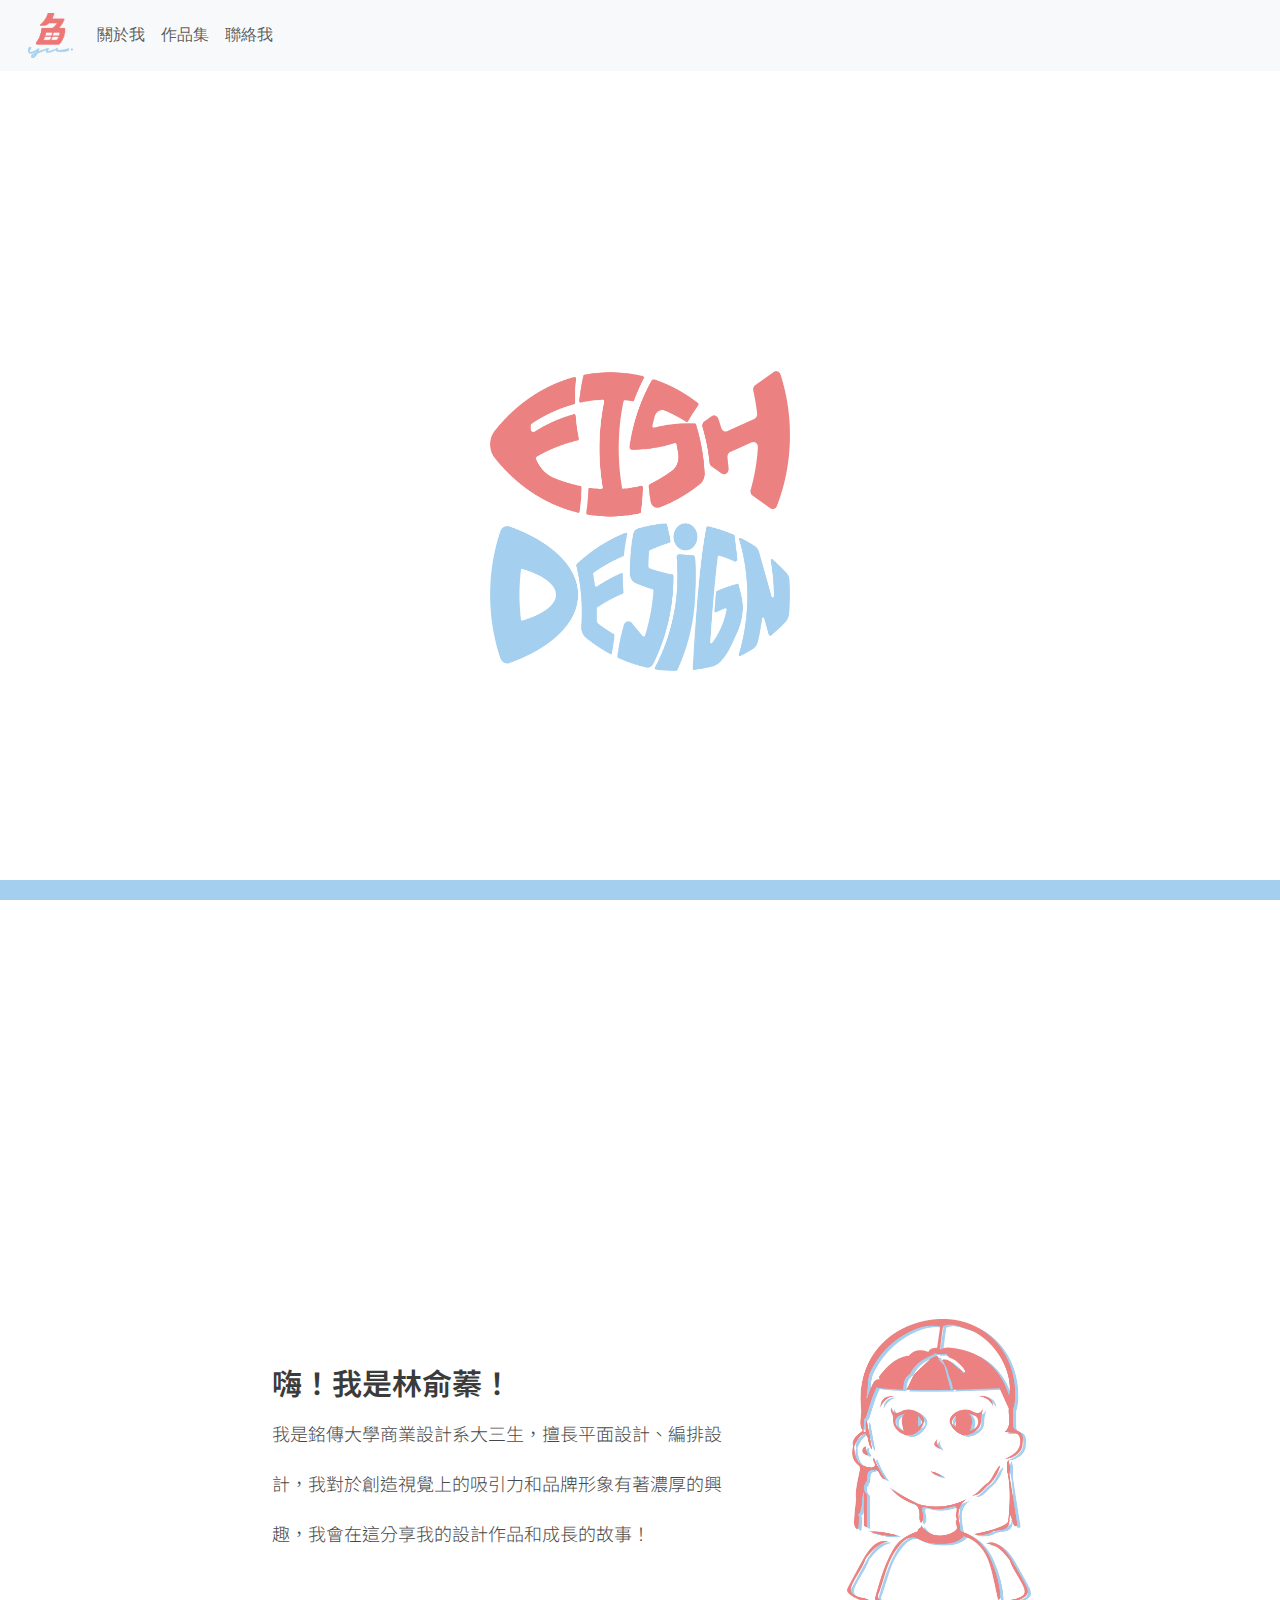
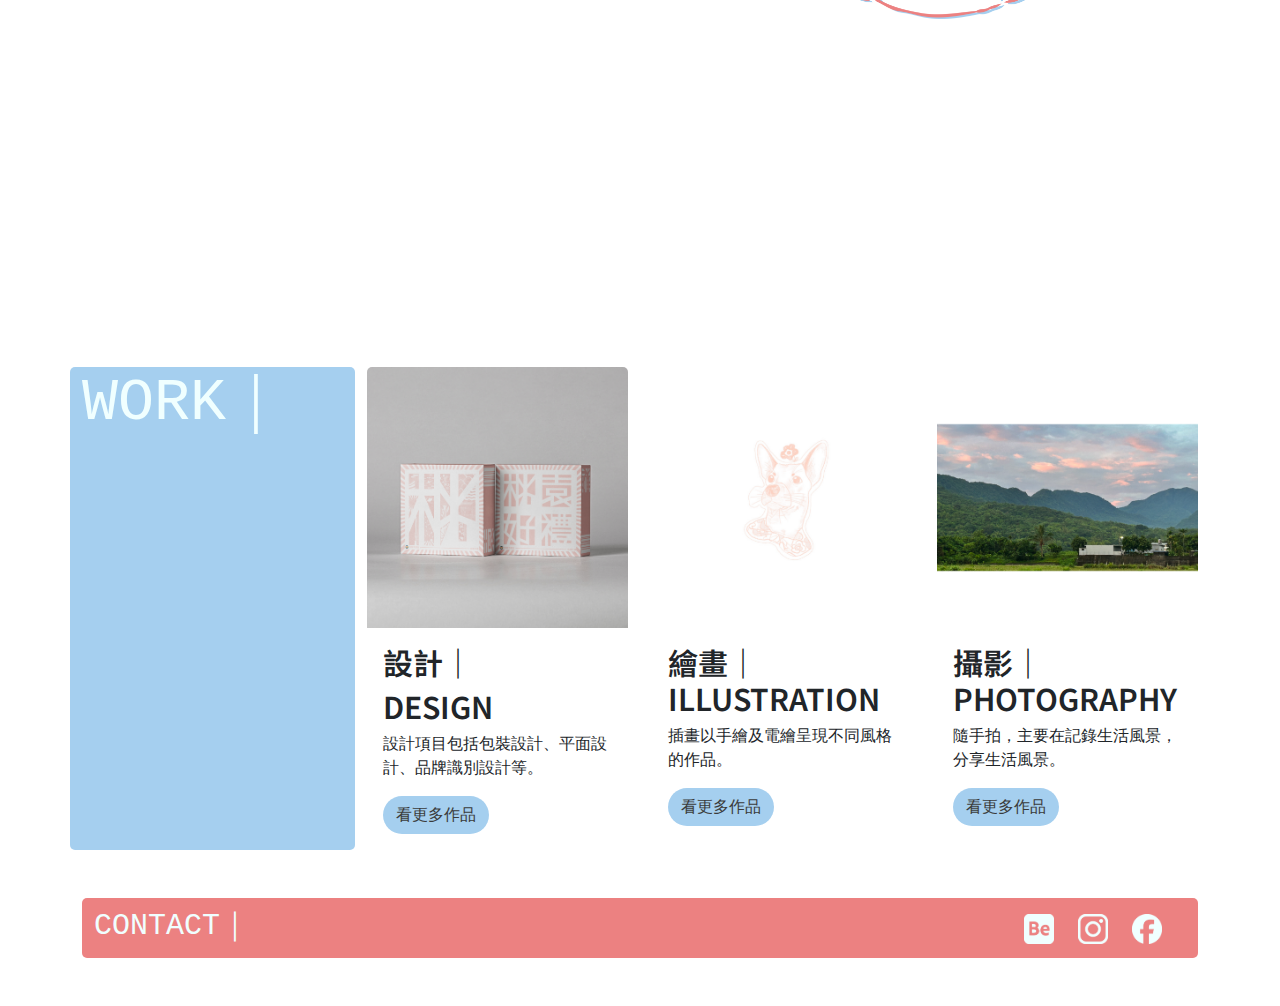
<file: index.html>
<!doctype html>
<html lang="TW">

<head>
    <meta charset="utf-8">
    <meta name="viewport" content="width=device-width, initial-scale=1">
    <title>YU DESIGN</title>
    <link rel="preconnect" href="https://fonts.googleapis.com">
    <link rel="preconnect" href="https://fonts.gstatic.com" crossorigin>
    <link href="https://fonts.googleapis.com/css2?family=Kiwi+Maru&family=Noto+Sans+TC:wght@100..900&display=swap" rel="stylesheet">
    <link rel="icon" href="favicon.ico.png">
    <link href="https://cdn.jsdelivr.net/npm/bootstrap@5.3.3/dist/css/bootstrap.min.css" rel="stylesheet"
        integrity="sha384-QWTKZyjpPEjISv5WaRU9OFeRpok6YctnYmDr5pNlyT2bRjXh0JMhjY6hW+ALEwIH" crossorigin="anonymous">
    <link rel="stylesheet" href="style.css">
</head>

<body>
    <!-- head -->
    <nav class="navbar sticky-top navbar-expand-lg bg-body-tertiary">
        <div class="container-fluid">
            <a class="navbar-brand" href="index.html">
                <img src="fish.png" alt="" width="45" height="45" class="ms-3">
            </a>
            <button class="navbar-toggler" type="button" data-bs-toggle="collapse" data-bs-target="#navbarNav"
                aria-controls="navbarNav" aria-expanded="false" aria-label="Toggle navigation">
                <span class="navbar-toggler-icon"></span>
            </button>
            <div class="collapse navbar-collapse" id="navbarNav">
                <ul class="navbar-nav">
                    <li class="nav-item">
                        <a class="nav-link" aria-current="page" href="#about-me">關於我</a>
                    </li>
                    <li class="nav-item">
                        <a class="nav-link" href="#work-card">作品集</a>
                    </li>
                    <li class="nav-item">
                        <a class="nav-link" href="#contact-me">聯絡我</a>
                    </li>
                </ul>
            </div>
        </div>
    </nav>

    <!-- cover -->
    <div id="cover" class="heroimg w-100 vh-100 d-flex justify-content-center align-items-center ">
        <img src="cover_bg.png" alt="" width="300" height="300">
    </div>

    <!-- 內容_ABOUT -->
    <div id="about-me" class="container my-5 w-100 vh-100 d-flex justify-content-center align-items-center about-bg"
        style="scroll-margin-top: 0vh;" style="height: 100%;">
        <div class="row">
            <div class="col-sm-2"></div>
            <div class="col-sm-5 d-flex flex-column justify-content-center align-items-start">
                <h2>嗨！我是林俞蓁！</h2>
                <p>我是銘傳大學商業設計系大三生，擅長平面設計、編排設計，我對於創造視覺上的吸引力和品牌形象有著濃厚的興趣，我會在這分享我的設計作品和成長的故事！</p>
            </div>
            <div class="col-sm-2 d-flex align-items-center justify-content-end">
                <div class="image-container">
                    <img src="people.png" class="width="300" height="300"" alt="">
                </div>
            </div>
        </div>
    </div>

    <!-- 內容_WORK -->
    <div id="work-card" class="container my-5" style="scroll-margin-top: 20vh;">
        <div class="row ">
            <div class="col-md mb-5 work-bg">
                <h4>WORK｜</h4>
            </div>
            <div class="col-sm mb-5">
                <div class="card border-0">
                    <img src="Package MOCKUP.jpg" class="card-img-top" alt="...">
                    <div class="card-body">
                        <h5 class="card-title">設計｜</h5>
                        <h5 class="card-title">DESIGN</h5>
                        <p class="card-text text-a">設計項目包括包裝設計、平面設計、品牌識別設計等。</p>
                        <a href="design.html" class="btn work-btn rounded-pill">看更多作品</a>
                    </div>
                </div>
            </div>
            <div class="col-sm mb-5 ">
                <div class="card border-0">
                    <img src="illustration1.jpg" class="card-img-top" alt="...">
                    <div class="card-body ">
                        <h5 class="card-title">繪畫｜ILLUSTRATION</h5>
                        <p class="card-text text-a">插畫以手繪及電繪呈現不同風格的作品。</p>
                        <a href="illustration.html" class="btn work-btn rounded-pill">看更多作品</a>
                    </div>
                </div>
            </div>
            <div class="col-sm mb-5 ">
                <div class="card border-0">
                    <img src="photo1.jpg" class="card-img-top" alt="...">
                    <div class="card-body">
                        <h5 class="card-title">攝影｜PHOTOGRAPHY</h5>
                        <p class="card-text text-a">隨手拍，主要在記錄生活風景，分享生活風景。</p>
                        <a href="photo.html" class="btn work-btn rounded-pill">看更多作品</a>
                    </div>
                </div>
            </div>
        </div>

        <!-- 聯絡_CONTACT -->
        <div id="contact-me" class="container-fluid w-100 contact-bg">
            <div class="row">
                <div class="col-md-6">
                    <h6>CONTACT｜</h6>
                </div>
                <div class="col-sm-4"></div>
                <div class="col-sm">
                    <div class="d-flex align-items-center">
                        <div class="me-4 my-3">
                            <a href="https://www.behance.net/yulin50" target="_blank">
                                <img src="Behance-Logo.png" alt="Behance" class="contact-icon">
                            </a>
                        </div>
                        <div class="me-4 my-3">
                            <a href="https://www.instagram.com/ienvyu_zip/" target="_blank">
                                <img src="ig_logo.png" alt="Instagram" class="contact-icon">
                            </a>
                        </div>
                        <div class="me-4 my-3">
                            <a href="https://www.facebook.com/yuzhen.forest/" target="_blank">
                                <img src="facebook_logo.png" alt="Facebook" class="contact-icon">
                            </a>
                        </div>
                    </div>
                </div>
            </div>
        </div>
    




    <script src="https://cdn.jsdelivr.net/npm/bootstrap@5.3.3/dist/js/bootstrap.bundle.min.js"
        integrity="sha384-YvpcrYf0tY3lHB60NNkmXc5s9fDVZLESaAA55NDzOxhy9GkcIdslK1eN7N6jIeHz"
        crossorigin="anonymous"></script>
</body>

<footer>
  <div class="container-fluid w-100 footer-color fixed-bottom"</div>
</footer>

</html>
</file>
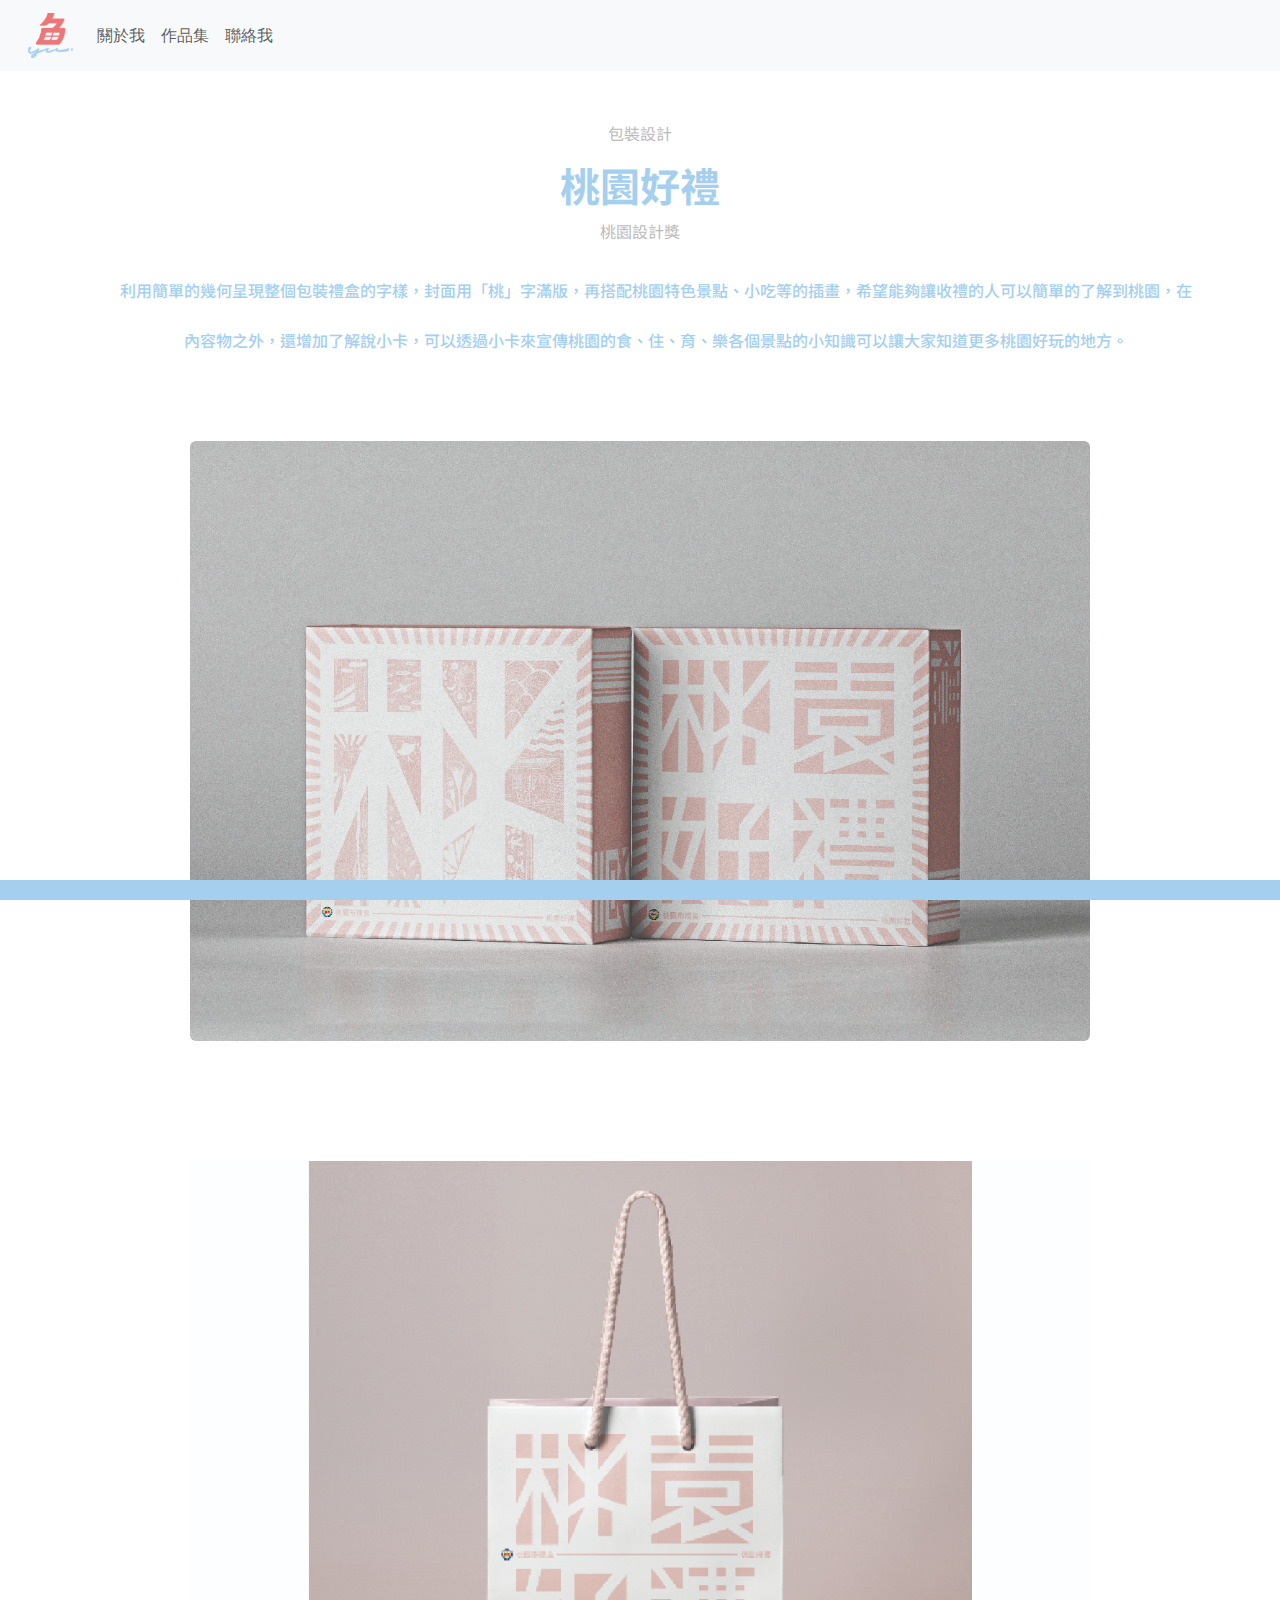
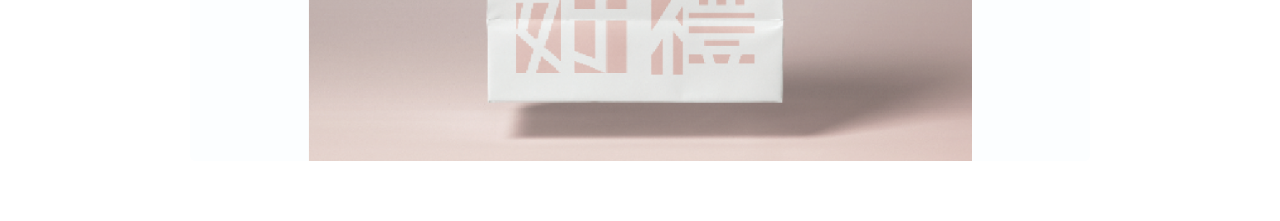
<file: design_work1.html>
<!doctype html>
<html lang="TW">

<head>
    <meta charset="utf-8">
    <meta name="viewport" content="width=device-width, initial-scale=1">
    <title>YU DESIGN</title>
    <link rel="preconnect" href="https://fonts.googleapis.com">
    <link rel="preconnect" href="https://fonts.gstatic.com" crossorigin>
    <link href="https://fonts.googleapis.com/css2?family=Kiwi+Maru&family=Noto+Sans+TC:wght@100..900&display=swap"
        rel="stylesheet">
    <link rel="icon" href="favicon.ico.png">
    <link href="https://cdn.jsdelivr.net/npm/bootstrap@5.3.3/dist/css/bootstrap.min.css" rel="stylesheet"
        integrity="sha384-QWTKZyjpPEjISv5WaRU9OFeRpok6YctnYmDr5pNlyT2bRjXh0JMhjY6hW+ALEwIH" crossorigin="anonymous">
    <link rel="stylesheet" href="design_work.css">
</head>

<body>
    <!-- head -->
    <nav class="navbar sticky-top navbar-expand-lg bg-body-tertiary">
        <div class="container-fluid">
            <a class="navbar-brand" href="index.html">
                <img src="fish.png" alt="" width="45" height="45" class="ms-3">
            </a>
            <button class="navbar-toggler" type="button" data-bs-toggle="collapse" data-bs-target="#navbarNav"
                aria-controls="navbarNav" aria-expanded="false" aria-label="Toggle navigation">
                <span class="navbar-toggler-icon"></span>
            </button>
            <div class="collapse navbar-collapse" id="navbarNav">
                <ul class="navbar-nav">
                    <li class="nav-item">
                        <a class="nav-link" aria-current="page" href="index.html#about-me">關於我</a>
                    </li>
                    <li class="nav-item">
                        <a class="nav-link" href="index.html#work-card">作品集</a>
                    </li>
                    <li class="nav-item">
                        <a class="nav-link" href="index.html#contact-me">聯絡我</a>
                    </li>
                </ul>
            </div>
        </div>
    </nav>

    <!-- work -->
    <div id="work1" class="container-sm">
        <div class="text-center">
            <p>包裝設計</p>
            <h1>桃園好禮</h1>
            <p2>桃園設計獎</p2>
            <ul>利用簡單的幾何呈現整個包裝禮盒的字樣，封面用「桃」字滿版，再搭配桃園特色景點、小吃等的插畫，希望能夠讓收禮的人可以簡單的了解到桃園，在內容物之外，還增加了解說小卡，可以透過小卡來宣傳桃園的食、住、育、樂各個景點的小知識可以讓大家知道更多桃園好玩的地方。
            </ul>
        </div>
        <div class="text-center">
            <img src="design_work_packgeTY.jpg" class="rounded img-responsive" alt="...">
            <img src="work_p_bag.jpg" class="rounded img-responsive" alt="...">
        </div>
    </div>

    <script src="https://cdn.jsdelivr.net/npm/bootstrap@5.3.3/dist/js/bootstrap.bundle.min.js"
        integrity="sha384-YvpcrYf0tY3lHB60NNkmXc5s9fDVZLESaAA55NDzOxhy9GkcIdslK1eN7N6jIeHz"
        crossorigin="anonymous"></script>
</body>



<footer>
    <div class="container-fluid w-100 footer-color fixed-bottom" </div>
</footer>

</html>
</file>
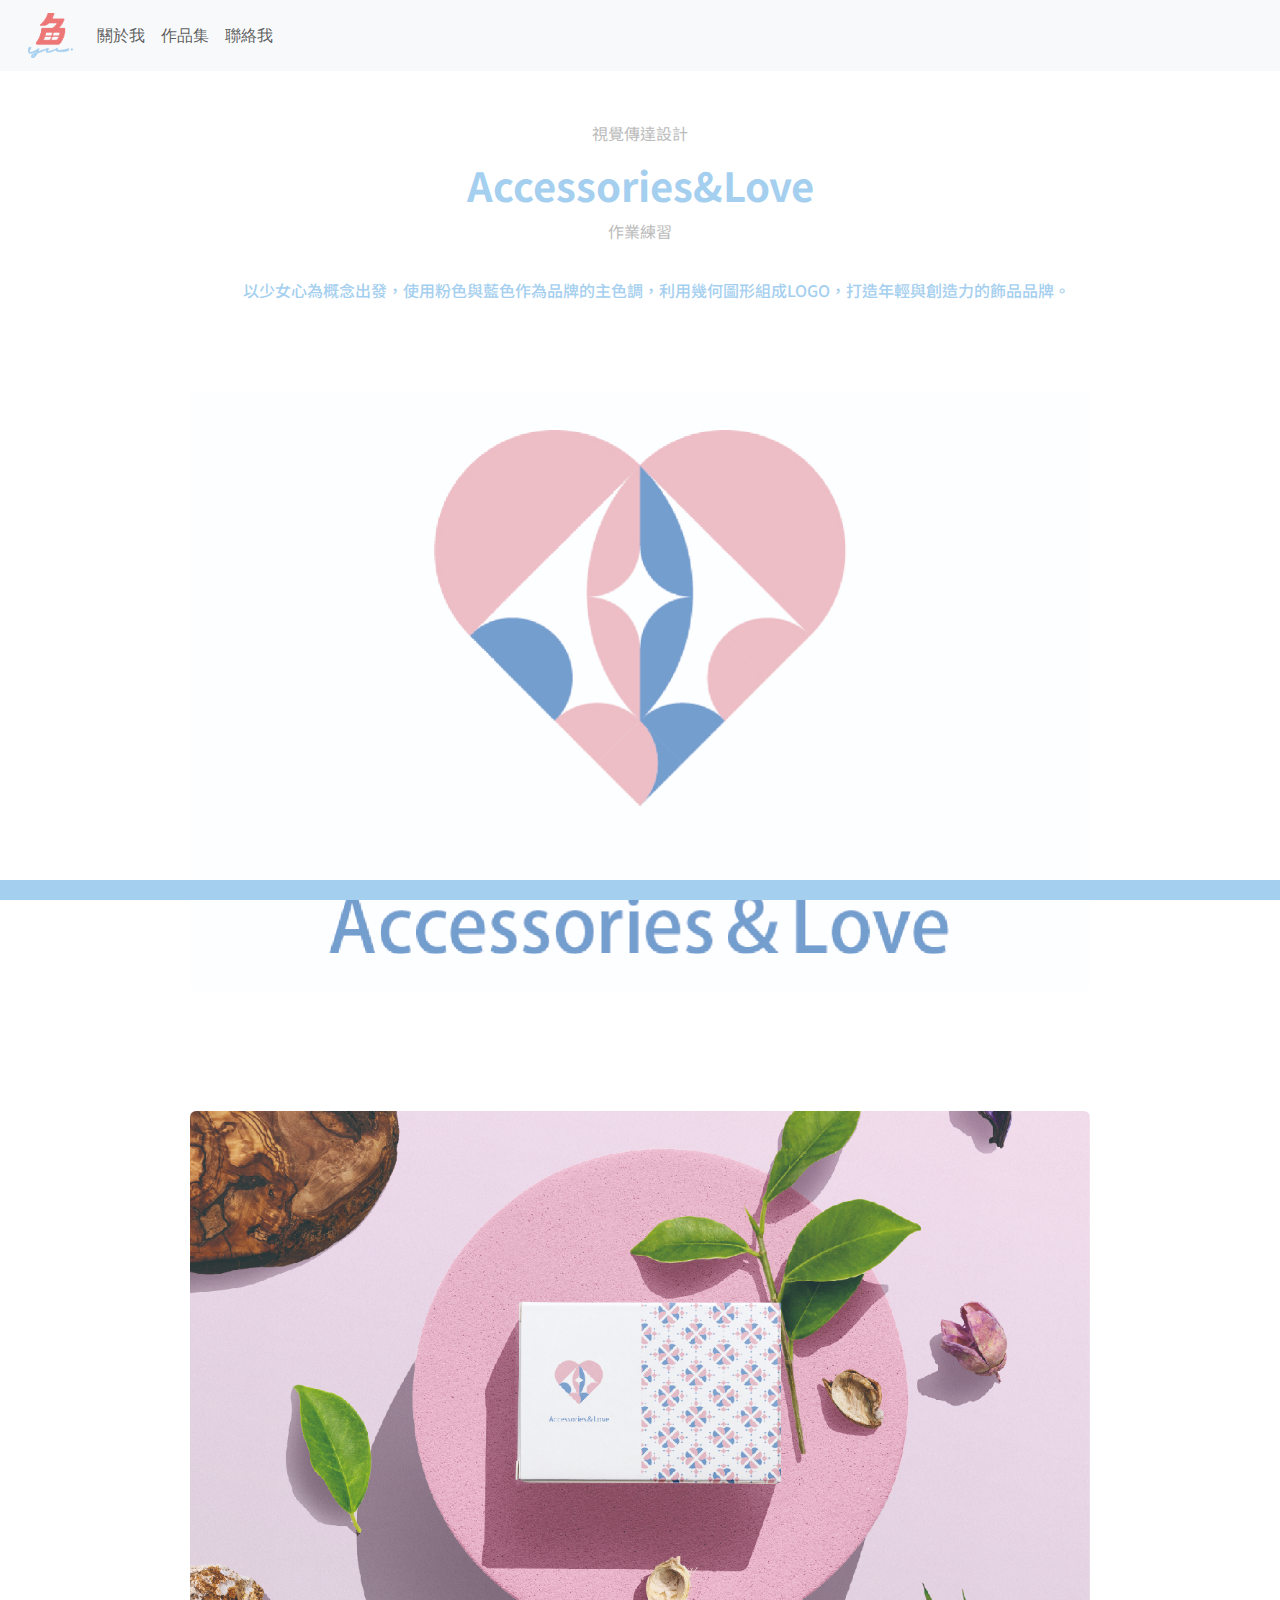
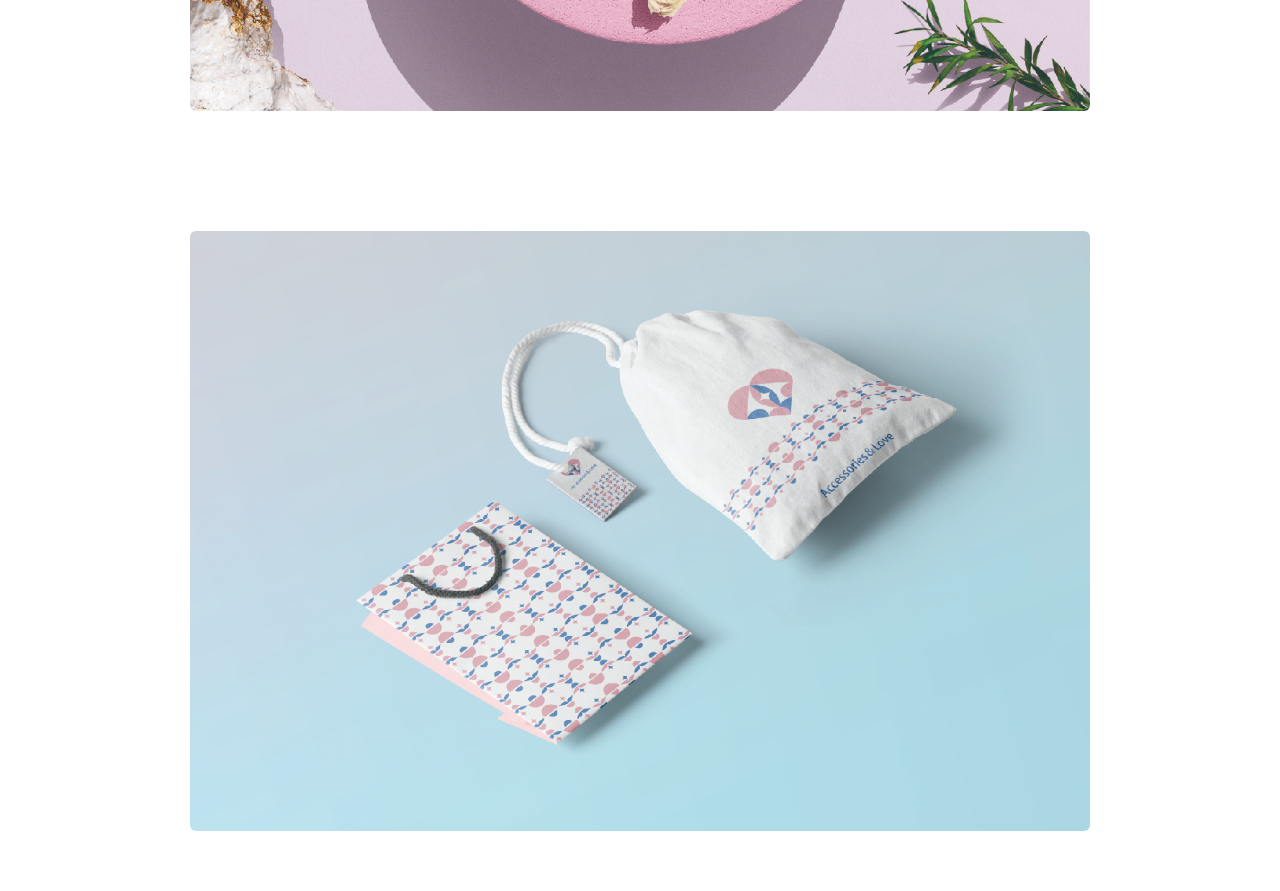
<file: design_work2.html>
<!doctype html>
<html lang="TW">

<head>
    <meta charset="utf-8">
    <meta name="viewport" content="width=device-width, initial-scale=1">
    <title>YU DESIGN</title>
    <link rel="preconnect" href="https://fonts.googleapis.com">
    <link rel="preconnect" href="https://fonts.gstatic.com" crossorigin>
    <link href="https://fonts.googleapis.com/css2?family=Kiwi+Maru&family=Noto+Sans+TC:wght@100..900&display=swap"
        rel="stylesheet">
    <link rel="icon" href="favicon.ico.png">
    <link href="https://cdn.jsdelivr.net/npm/bootstrap@5.3.3/dist/css/bootstrap.min.css" rel="stylesheet"
        integrity="sha384-QWTKZyjpPEjISv5WaRU9OFeRpok6YctnYmDr5pNlyT2bRjXh0JMhjY6hW+ALEwIH" crossorigin="anonymous">
    <link rel="stylesheet" href="design_work.css">
</head>

<body>
    <!-- head -->
    <nav class="navbar sticky-top navbar-expand-lg bg-body-tertiary">
        <div class="container-fluid">
            <a class="navbar-brand" href="index.html">
                <img src="fish.png" alt="" width="45" height="45" class="ms-3">
            </a>
            <button class="navbar-toggler" type="button" data-bs-toggle="collapse" data-bs-target="#navbarNav"
                aria-controls="navbarNav" aria-expanded="false" aria-label="Toggle navigation">
                <span class="navbar-toggler-icon"></span>
            </button>
            <div class="collapse navbar-collapse" id="navbarNav">
                <ul class="navbar-nav">
                    <li class="nav-item">
                        <a class="nav-link" aria-current="page" href="index.html#about-me">關於我</a>
                    </li>
                    <li class="nav-item">
                        <a class="nav-link" href="index.html#work-card">作品集</a>
                    </li>
                    <li class="nav-item">
                        <a class="nav-link" href="index.html#contact-me">聯絡我</a>
                    </li>
                </ul>
            </div>
        </div>
    </nav>

    <!-- work -->
    <div id="work1" class="container-sm">
        <div class="text-center">
            <p>視覺傳達設計</p>
            <h1>Accessories&Love</h1>
            <p2>作業練習</p2>
            <ul>以少女心為概念出發，使用粉色與藍色作為品牌的主色調，利用幾何圖形組成LOGO，打造年輕與創造力的飾品品牌。
            </ul>
        </div>
        <div class="text-center">
            <img src="design_A&L.jpg" class="rounded img-responsive" alt="...">
            <img src="work_a&l_2.jpg" class="rounded img-responsive" alt="...">
            <img src="work_a&l_3.jpg" class="rounded img-responsive" alt="...">
        </div>
    </div>

    <script src="https://cdn.jsdelivr.net/npm/bootstrap@5.3.3/dist/js/bootstrap.bundle.min.js"
        integrity="sha384-YvpcrYf0tY3lHB60NNkmXc5s9fDVZLESaAA55NDzOxhy9GkcIdslK1eN7N6jIeHz"
        crossorigin="anonymous"></script>
</body>



<footer>
    <div class="container-fluid w-100 footer-color fixed-bottom" </div>
</footer>

</html>
</file>
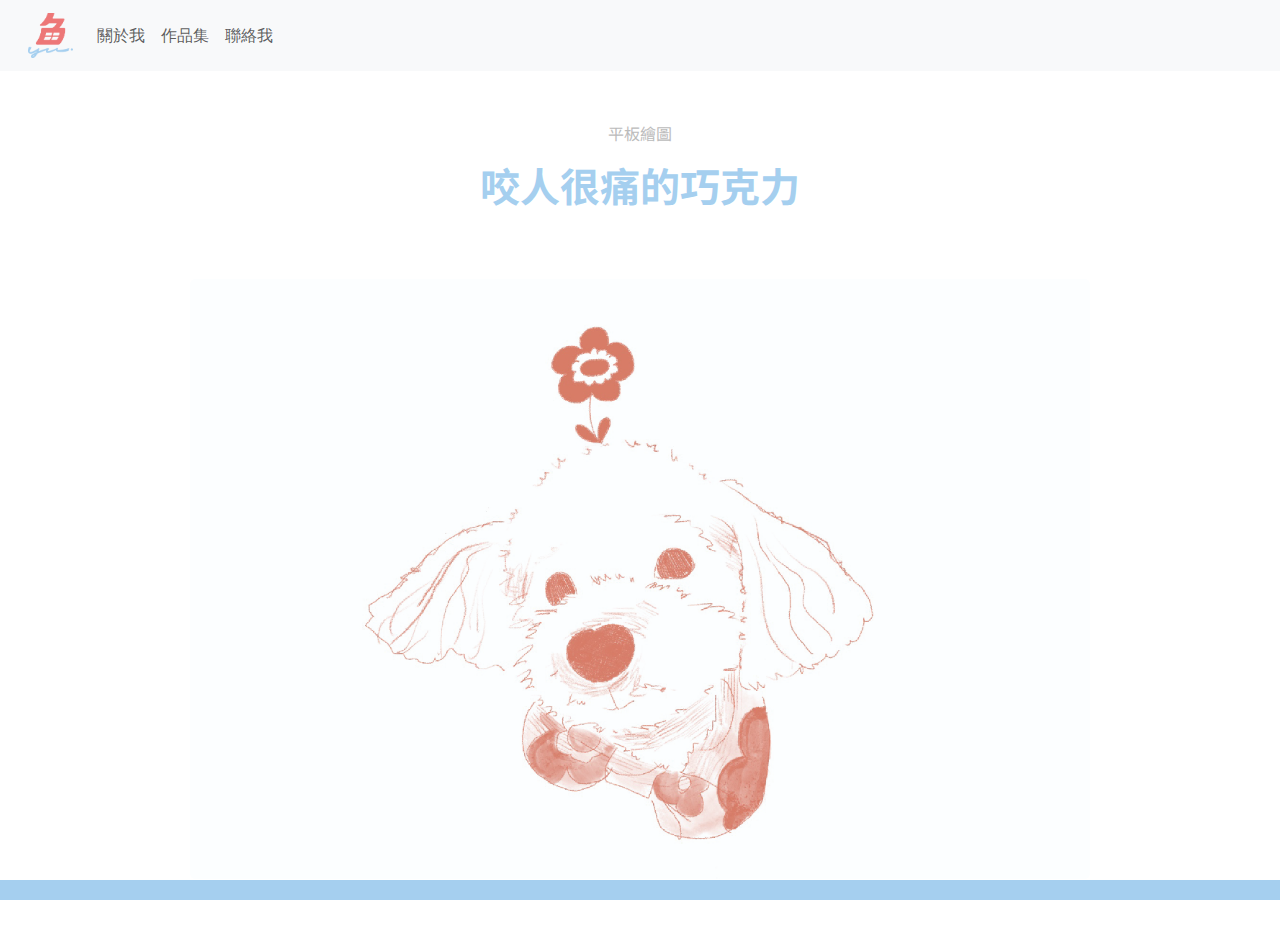
<file: illus_work.html>
<!doctype html>
<html lang="TW">

<head>
    <meta charset="utf-8">
    <meta name="viewport" content="width=device-width, initial-scale=1">
    <title>YU DESIGN</title>
    <link rel="preconnect" href="https://fonts.googleapis.com">
    <link rel="preconnect" href="https://fonts.gstatic.com" crossorigin>
    <link href="https://fonts.googleapis.com/css2?family=Kiwi+Maru&family=Noto+Sans+TC:wght@100..900&display=swap"
        rel="stylesheet">
    <link rel="icon" href="favicon.ico.png">
    <link href="https://cdn.jsdelivr.net/npm/bootstrap@5.3.3/dist/css/bootstrap.min.css" rel="stylesheet"
        integrity="sha384-QWTKZyjpPEjISv5WaRU9OFeRpok6YctnYmDr5pNlyT2bRjXh0JMhjY6hW+ALEwIH" crossorigin="anonymous">
    <link rel="stylesheet" href="design_work.css">
</head>

<body>
    <!-- head -->
    <nav class="navbar sticky-top navbar-expand-lg bg-body-tertiary">
        <div class="container-fluid">
            <a class="navbar-brand" href="index.html">
                <img src="fish.png" alt="" width="45" height="45" class="ms-3">
            </a>
            <button class="navbar-toggler" type="button" data-bs-toggle="collapse" data-bs-target="#navbarNav"
                aria-controls="navbarNav" aria-expanded="false" aria-label="Toggle navigation">
                <span class="navbar-toggler-icon"></span>
            </button>
            <div class="collapse navbar-collapse" id="navbarNav">
                <ul class="navbar-nav">
                    <li class="nav-item">
                        <a class="nav-link" aria-current="page" href="index.html#about-me">關於我</a>
                    </li>
                    <li class="nav-item">
                        <a class="nav-link" href="index.html#work-card">作品集</a>
                    </li>
                    <li class="nav-item">
                        <a class="nav-link" href="index.html#contact-me">聯絡我</a>
                    </li>
                </ul>
            </div>
        </div>
    </nav>

    <!-- work -->
    <div id="work1" class="container-md">
        <div class="text-center">
            <p>平板繪圖</p>
            <h1>咬人很痛的巧克力</h1>
            <!-- <p2>作業練習</p2>
            <ul>以少女心為概念出發，使用粉色與藍色作為品牌的主色調，利用幾何圖形組成LOGO，打造年輕與創造力的飾品品牌。
            </ul> -->
        </div>
        <div class="text-center">
            <img src="illustration_choco.jpg" class="rounded img-responsive" alt="...">
        </div>
    </div>

    <script src="https://cdn.jsdelivr.net/npm/bootstrap@5.3.3/dist/js/bootstrap.bundle.min.js"
        integrity="sha384-YvpcrYf0tY3lHB60NNkmXc5s9fDVZLESaAA55NDzOxhy9GkcIdslK1eN7N6jIeHz"
        crossorigin="anonymous"></script>
</body>



<footer>
    <div class="container-fluid w-100 footer-color fixed-bottom" </div>
</footer>

</html>
</file>
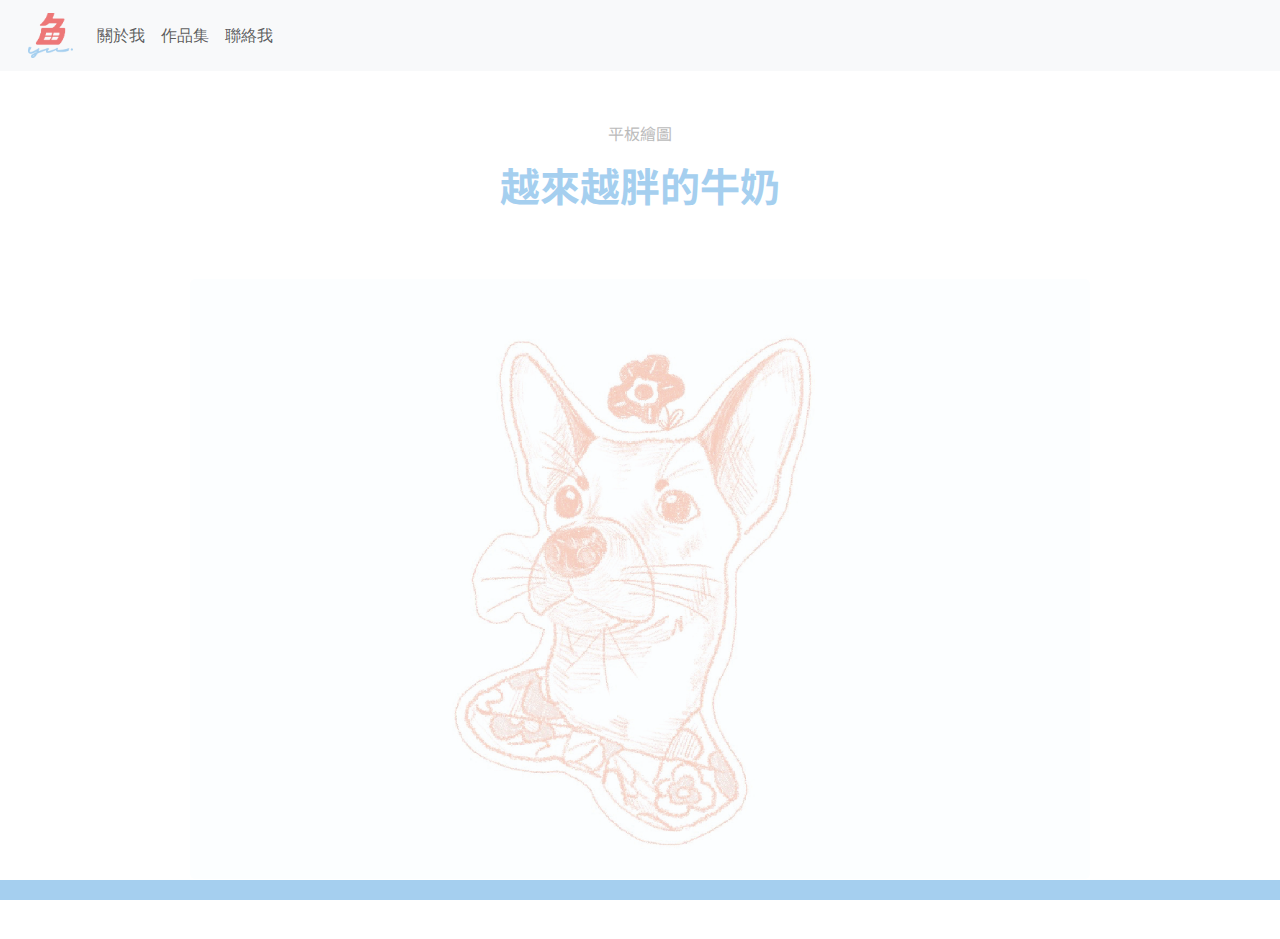
<file: illus_work2.html>
<!doctype html>
<html lang="TW">

<head>
    <meta charset="utf-8">
    <meta name="viewport" content="width=device-width, initial-scale=1">
    <title>YU DESIGN</title>
    <link rel="preconnect" href="https://fonts.googleapis.com">
    <link rel="preconnect" href="https://fonts.gstatic.com" crossorigin>
    <link href="https://fonts.googleapis.com/css2?family=Kiwi+Maru&family=Noto+Sans+TC:wght@100..900&display=swap"
        rel="stylesheet">
    <link rel="icon" href="favicon.ico.png">
    <link href="https://cdn.jsdelivr.net/npm/bootstrap@5.3.3/dist/css/bootstrap.min.css" rel="stylesheet"
        integrity="sha384-QWTKZyjpPEjISv5WaRU9OFeRpok6YctnYmDr5pNlyT2bRjXh0JMhjY6hW+ALEwIH" crossorigin="anonymous">
    <link rel="stylesheet" href="design_work.css">
</head>

<body>
    <!-- head -->
    <nav class="navbar sticky-top navbar-expand-lg bg-body-tertiary">
        <div class="container-fluid">
            <a class="navbar-brand" href="index.html">
                <img src="fish.png" alt="" width="45" height="45" class="ms-3">
            </a>
            <button class="navbar-toggler" type="button" data-bs-toggle="collapse" data-bs-target="#navbarNav"
                aria-controls="navbarNav" aria-expanded="false" aria-label="Toggle navigation">
                <span class="navbar-toggler-icon"></span>
            </button>
            <div class="collapse navbar-collapse" id="navbarNav">
                <ul class="navbar-nav">
                    <li class="nav-item">
                        <a class="nav-link" aria-current="page" href="index.html#about-me">關於我</a>
                    </li>
                    <li class="nav-item">
                        <a class="nav-link" href="index.html#work-card">作品集</a>
                    </li>
                    <li class="nav-item">
                        <a class="nav-link" href="index.html#contact-me">聯絡我</a>
                    </li>
                </ul>
            </div>
        </div>
    </nav>

    <!-- work -->
    <div id="work1" class="container-md">
        <div class="text-center">
            <p>平板繪圖</p>
            <h1>越來越胖的牛奶</h1>
            <!-- <p2>作業練習</p2>
            <ul>以少女心為概念出發，使用粉色與藍色作為品牌的主色調，利用幾何圖形組成LOGO，打造年輕與創造力的飾品品牌。
            </ul> -->
        </div>
        <div class="text-center">
            <img src="illustration_milk2.jpg" class="rounded img-responsive" alt="...">
        </div>
    </div>

    <script src="https://cdn.jsdelivr.net/npm/bootstrap@5.3.3/dist/js/bootstrap.bundle.min.js"
        integrity="sha384-YvpcrYf0tY3lHB60NNkmXc5s9fDVZLESaAA55NDzOxhy9GkcIdslK1eN7N6jIeHz"
        crossorigin="anonymous"></script>
</body>



<footer>
    <div class="container-fluid w-100 footer-color fixed-bottom" </div>
</footer>

</html>
</file>
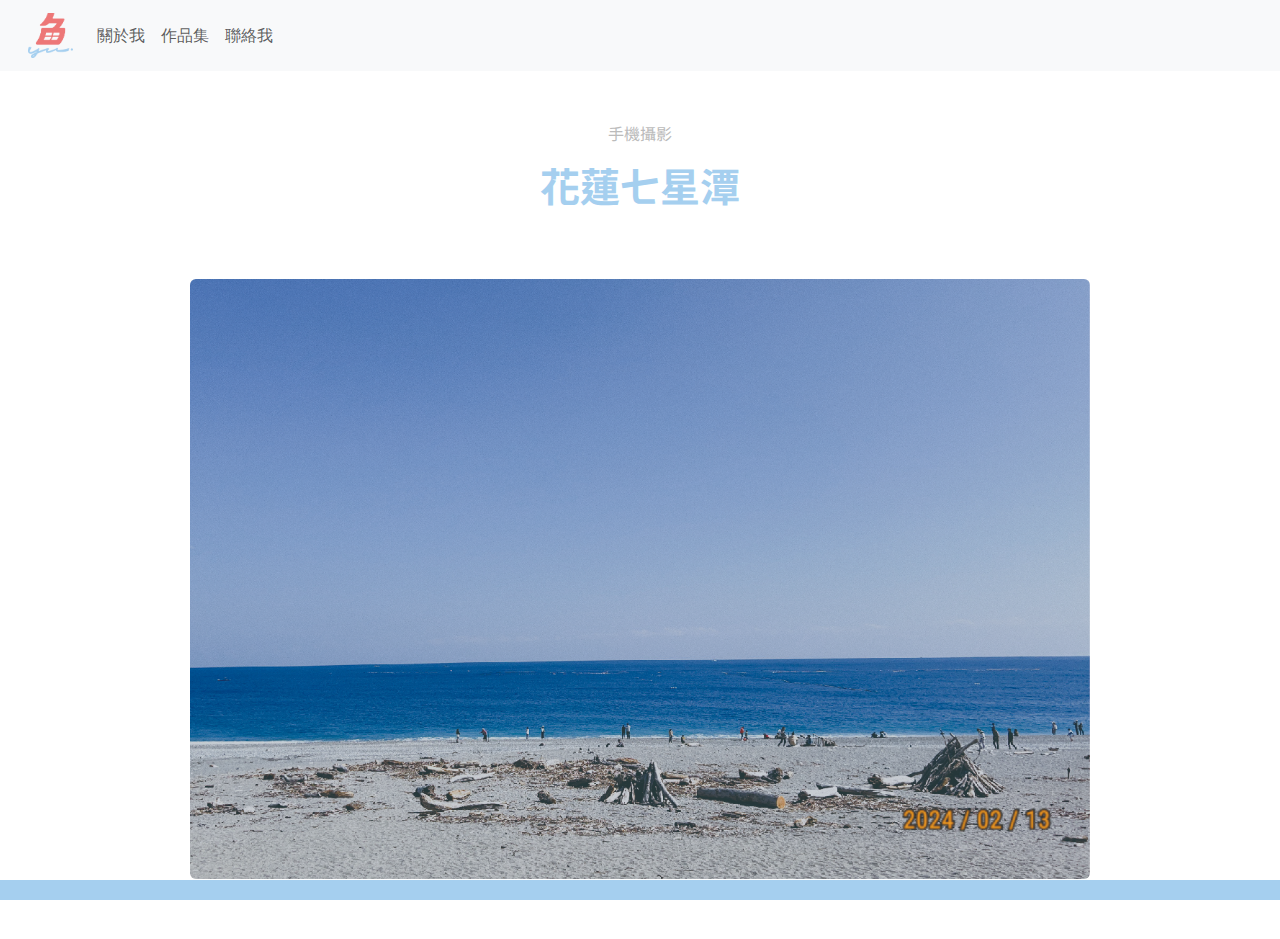
<file: photo_work.html>
<!doctype html>
<html lang="TW">

<head>
    <meta charset="utf-8">
    <meta name="viewport" content="width=device-width, initial-scale=1">
    <title>YU DESIGN</title>
    <link rel="preconnect" href="https://fonts.googleapis.com">
    <link rel="preconnect" href="https://fonts.gstatic.com" crossorigin>
    <link href="https://fonts.googleapis.com/css2?family=Kiwi+Maru&family=Noto+Sans+TC:wght@100..900&display=swap"
        rel="stylesheet">
    <link rel="icon" href="favicon.ico.png">
    <link href="https://cdn.jsdelivr.net/npm/bootstrap@5.3.3/dist/css/bootstrap.min.css" rel="stylesheet"
        integrity="sha384-QWTKZyjpPEjISv5WaRU9OFeRpok6YctnYmDr5pNlyT2bRjXh0JMhjY6hW+ALEwIH" crossorigin="anonymous">
    <link rel="stylesheet" href="design_work.css">
</head>

<body>
    <!-- head -->
    <nav class="navbar sticky-top navbar-expand-lg bg-body-tertiary">
        <div class="container-fluid">
            <a class="navbar-brand" href="index.html">
                <img src="fish.png" alt="" width="45" height="45" class="ms-3">
            </a>
            <button class="navbar-toggler" type="button" data-bs-toggle="collapse" data-bs-target="#navbarNav"
                aria-controls="navbarNav" aria-expanded="false" aria-label="Toggle navigation">
                <span class="navbar-toggler-icon"></span>
            </button>
            <div class="collapse navbar-collapse" id="navbarNav">
                <ul class="navbar-nav">
                    <li class="nav-item">
                        <a class="nav-link" aria-current="page" href="index.html#about-me">關於我</a>
                    </li>
                    <li class="nav-item">
                        <a class="nav-link" href="index.html#work-card">作品集</a>
                    </li>
                    <li class="nav-item">
                        <a class="nav-link" href="index.html#contact-me">聯絡我</a>
                    </li>
                </ul>
            </div>
        </div>
    </nav>

    <!-- work -->
    <div id="work1" class="container-md">
        <div class="text-center">
            <p>手機攝影</p>
            <h1>花蓮七星潭</h1>
            <!-- <p2>作業練習</p2>
            <ul>以少女心為概念出發，使用粉色與藍色作為品牌的主色調，利用幾何圖形組成LOGO，打造年輕與創造力的飾品品牌。
            </ul> -->
        </div>
        <div class="text-center">
            <img src="photo_sea.jpg" class="rounded img-responsive" alt="...">
        </div>
    </div>

    <script src="https://cdn.jsdelivr.net/npm/bootstrap@5.3.3/dist/js/bootstrap.bundle.min.js"
        integrity="sha384-YvpcrYf0tY3lHB60NNkmXc5s9fDVZLESaAA55NDzOxhy9GkcIdslK1eN7N6jIeHz"
        crossorigin="anonymous"></script>
</body>



<footer>
    <div class="container-fluid w-100 footer-color fixed-bottom" </div>
</footer>

</html>
</file>
<file: style.css>
.navbar {
    color: black;
    font-weight: 500;
}

nav {
    background-color: rgb(255, 255, 255);
    font-family: "Roboto Mono", monospace;
    position: fixed;
}

.cover-bg {
    background-color: #ec8181;
}

#about-me h2 {
    font-size: 30px;
    font-family: "Noto Sans TC", sans-serif;
    font-weight: 600;
    color: #3a3b3b
}

#about-me p {
    font-size: 18px;
    font-family: "Noto Sans TC", sans-serif;
    font-weight: 300;
    color: #484848;
    line-height: 50px;
}

.image-container {
    max-width: 40%;
    height: auto;
}


#work-card .work-btn {
    background-color: #a5cfef;
    color: #3a3b3b;
}

#work-card h4 {
    font-family: "Roboto Mono", monospace;
    font-size: 60px;
    font-weight: 500;
    color: azure;
}

.work-bg {
    border-radius: 5px;
    background-color: #a5cfef;
    height: auto;
    width: 100%;
}

h5 {
    font-size: 30px;
    font-family: "Noto Sans TC", sans-serif;
    font-weight: 600;
}

.card {
    transition: box-shadow 0.4s, transform 0.4s;
}

.card:hover {
    box-shadow: 5px 5px 0px #a5cfef;
    transform: translate(-5px, -5px);
}

.card-img-top {
    width: 100%;
    height: 100%;
    object-fit: cover;
}

#contact-me h6 {
    font-family: "Roboto Mono", monospace;
    font-size: 30px;
    font-weight: 500;
    color: azure;
    margin-top: 10px;
}

.contact-bg {
    border-radius: 5px;
    background-color: #ec8181;
    height: 60px;
    width: 100%;
}

.contact-icon {
    width: 30px;
    height: auto;
}

#contact-me h3 {
    color: azure;
    font-size: 20px;
    font-family: "Noto Sans TC", sans-serif;
}

footer {
    position: fixed;
    bottom: 0;
    width: 100%;
}

.footer-color {
    background-color: #a5cfef;
    height: 20px;
}
</file>
<file: design_work.css>
footer {
    position: fixed;
    bottom: 0;
    width: 100%;
}

.footer-color {
    background-color: #a5cfef;
    height: 20px;
}

#work1 .text-center img {
    margin-top: 60px;
    width: 900px;
    height: 600px;
    margin-bottom: 60px;
}

h1 {
    color: #a5cfef;
    font-family: "Noto Sans TC", serif;
    font-weight: 700;
    margin-bottom: 10px;
}

p {
    margin-top: 50px;
    color: #bbbbbb;
    font-family: "Noto Sans TC", serif;
}

p2 {
    color: #bbbbbb;
    font-family: "Noto Sans TC", serif;
}

#work1 ul {
    color: #a5cfef;
    font-family: 'Noto Sans TC';
    margin-top: 20px;
    font-weight: 500;
    line-height: 50px;
}

.img-responsive {
    max-width: 100%;
    height: auto;
    object-fit: cover;
}
</file>
